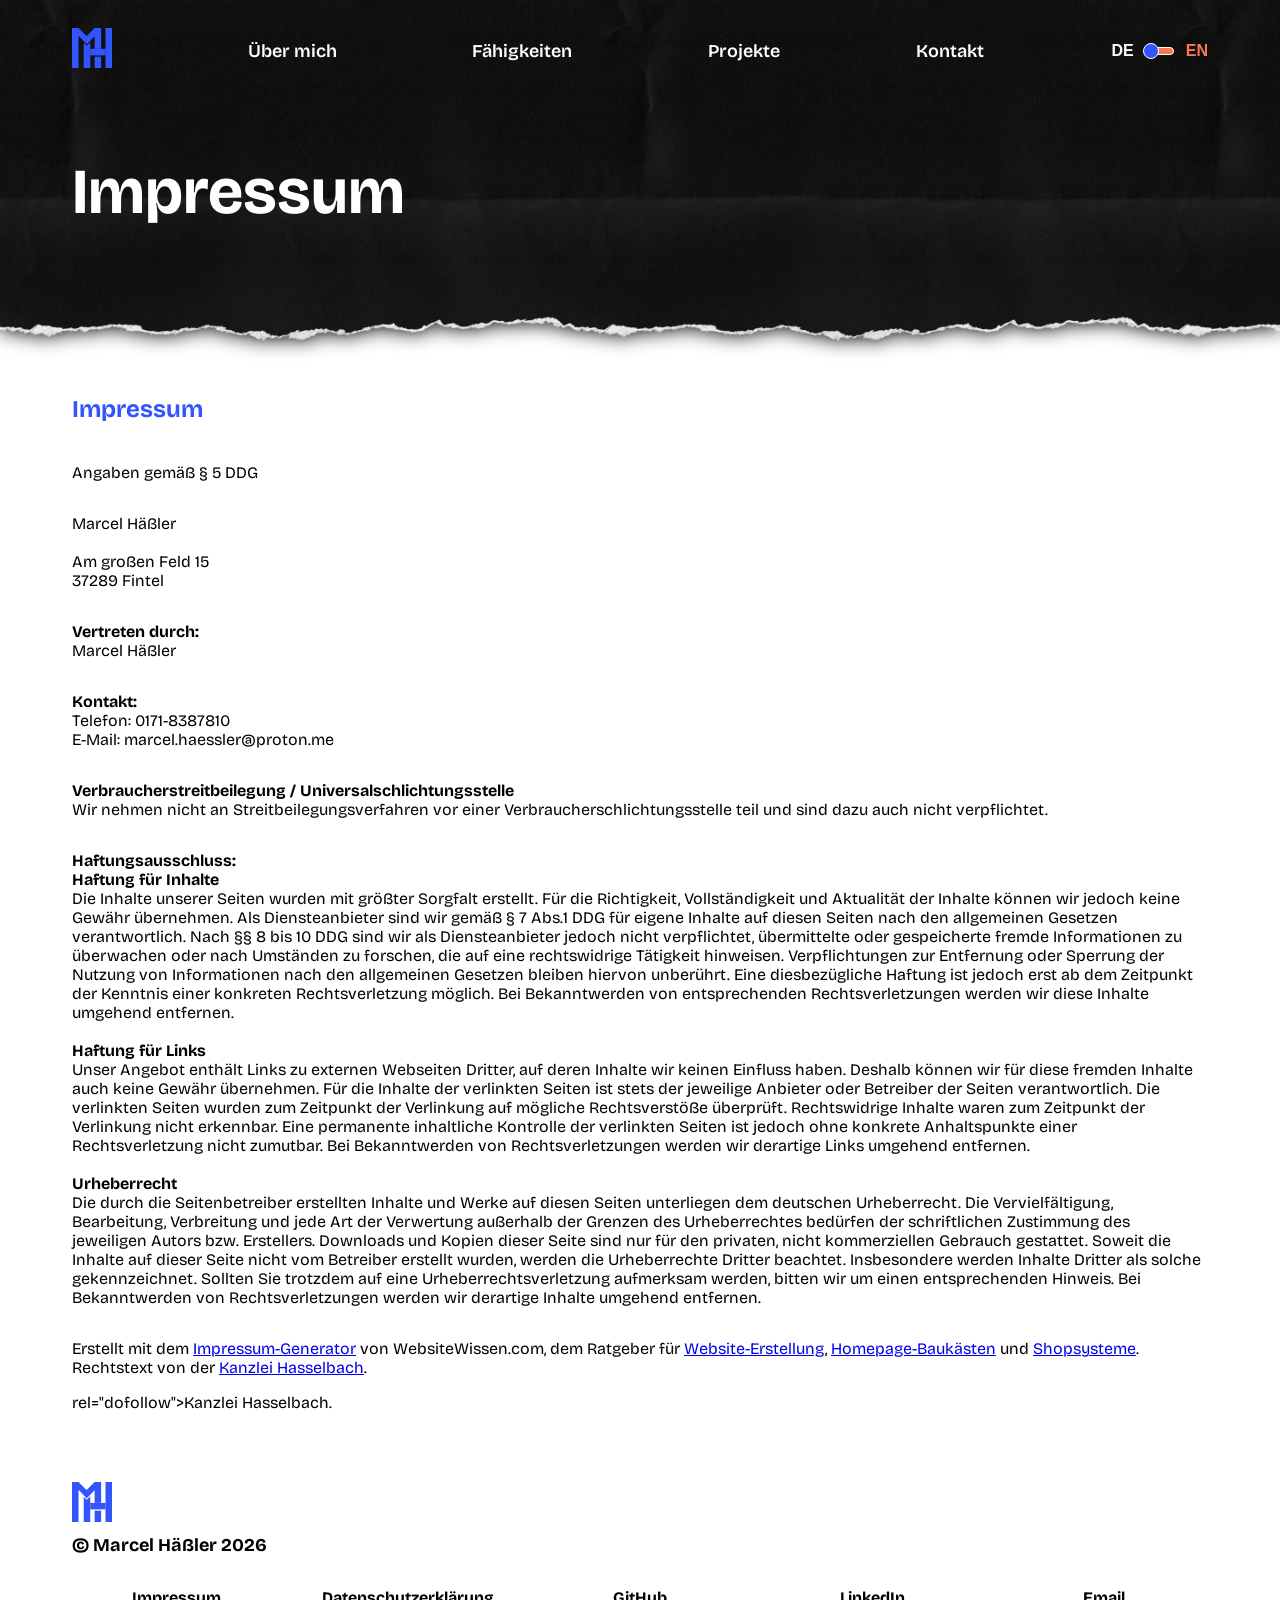
<file: leagalNotice.html>
<!DOCTYPE html>
<html lang="en">

<head>
    <meta charset="UTF-8">
    <meta name="viewport" content="width=device-width, initial-scale=1.0">
    <title>Frontend Developer Portfolio</title>
    <link rel="icon" type="image/x-icon" href="./img/Logo.svg">
    <link rel="stylesheet" href="style.css">
    <link rel="stylesheet" href="style/navbar.css">
    <link rel="stylesheet" href="style/header.css">
    <link rel="stylesheet" href="style/leagalNotice.css">
</head>

<body>
    <section class="wrapper">
        <input type="checkbox" id="burgerToggle" class="burgerToggle" hidden>
        <nav>
            <a href="index.html"><img class="logo" src="./img/Logo.svg" alt="Logo"></a>
            <a href="index.html#about" class="nav-about" data-i18n="nav_about">Über mich</a>
            <a href="index.html#skills" class="nav-skills" data-i18n="nav_skills">Fähigkeiten</a>
            <a href="index.html#projects" class="nav-projects" data-i18n="nav_projects">Projekte</a>
            <a href="index.html#contact" class="nav-contact" data-i18n="nav_contact">Kontakt</a>
            <label class="languageSwitch">
                <input type="checkbox" id="langToggle">

                <span class="langText langEn">DE</span>

                <div class="toggleTrack">
                    <div class="toggleThumb"></div>
                </div>

                <span class="langText langDe">EN</span>
            </label>

            <label for="burgerToggle" class="burgerBtn" aria-label="Menu öffnen">
                <span></span>
                <span></span>
                <span></span>
            </label>
        </nav>
        <div class="mobileMenu">
            <div class="mobileMenuInner">
                <nav class="mobileNav">
                    <a href="index.html#about" class="nav-about" data-i18n="nav_about"
                        onclick="document.getElementById('burgerToggle').checked=false">Über mich</a>
                    <a href="index.html#skills" class="nav-skills" data-i18n="nav_skills"
                        onclick="document.getElementById('burgerToggle').checked=false">Fähigkeiten</a>
                    <a href="index.html#projects" class="nav-projects" data-i18n="nav_projects"
                        onclick="document.getElementById('burgerToggle').checked=false">Projekte</a>
                    <a href="index.html#contact" class="nav-contact" data-i18n="nav_contact"
                        onclick="document.getElementById('burgerToggle').checked=false">Kontakt</a>
                </nav>
                <label class="languageSwitch mobileLanguageSwitch" for="langToggle">
                    <span class="langText langEn">DE</span>
                    <div class="toggleTrack">
                        <div class="toggleThumb mobileToggleThumb"></div>
                    </div>
                    <span class="langText langDe">EN</span>
                </label>
                <div class="mobileSocialLinks">
                    <a href="#"><img src="./img/linkedin.svg" alt="LinkedIn"></a>
                    <a href="#"><img src="./img/github.svg" alt="GitHub"></a>
                    <a href="#"><img src="./img/mail.svg" alt="Mail"></a>
                </div>
            </div>
        </div>

        <header>
            <h1 data-i18n="legal_title">Impressum</h1>
        </header>
    </section>
    <section class="imprint">
        <div class="backarrowContainer">
            <a href="javascript:history.back()" class="backarrow">
                <img src="./img/portfplio/back.png" alt="arrow">
                <span data-i18n="portfolio_back">Zurück</span>
            </a>
        </div>
        <h2 data-i18n="legal_imprint_h2">Impressum</h2>
        <p data-i18n="legal_info_5ddg">Angaben gemäß § 5 DDG</p>
        <p>Marcel Häßler<br>
            <br>
            Am großen Feld 15<br>
            37289 Fintel <br>
        </p>
        <p> <strong data-i18n="legal_represented">Vertreten durch: </strong><br>
            Marcel Häßler<br>
        </p>
        <p><strong data-i18n="legal_contact">Kontakt:</strong> <br>
            <span data-i18n="legal_phone">Telefon:</span> 0171-8387810<br>
            E-Mail: <a>marcel.haessler@proton.me</a></br>
        </p>
        <p><strong data-i18n="legal_dispute_title">Verbraucherstreitbeilegung / Universalschlichtungsstelle</strong>
            <br><span data-i18n="legal_dispute_content">Wir nehmen nicht an Streitbeilegungsverfahren vor einer
                Verbraucherschlichtungsstelle teil und sind dazu
                auch nicht verpflichtet.</span>
        </p>
        <p><strong data-i18n="legal_disclaimer_title">Haftungsausschluss: </strong>
            <br><span data-i18n="legal_disclaimer_content" data-i18n-attr="html"><strong>Haftung für
                    Inhalte</strong><br>
                Die Inhalte unserer Seiten wurden mit größter Sorgfalt erstellt. Für die Richtigkeit, Vollständigkeit
                und
                Aktualität der Inhalte können wir jedoch keine Gewähr übernehmen. Als Diensteanbieter sind wir gemäß § 7
                Abs.1 DDG für eigene Inhalte auf diesen Seiten nach den allgemeinen Gesetzen verantwortlich. Nach §§ 8
                bis
                10 DDG sind wir als Diensteanbieter jedoch nicht verpflichtet, übermittelte oder gespeicherte fremde
                Informationen zu überwachen oder nach Umständen zu forschen, die auf eine rechtswidrige Tätigkeit
                hinweisen.
                Verpflichtungen zur Entfernung oder Sperrung der Nutzung von Informationen nach den allgemeinen Gesetzen
                bleiben hiervon unberührt. Eine diesbezügliche Haftung ist jedoch erst ab dem Zeitpunkt der Kenntnis
                einer
                konkreten Rechtsverletzung möglich. Bei Bekanntwerden von entsprechenden Rechtsverletzungen werden wir
                diese
                Inhalte umgehend entfernen.<br><br><strong>Haftung für Links</strong><br>
                Unser Angebot enthält Links zu externen Webseiten Dritter, auf deren Inhalte wir keinen Einfluss haben.
                Deshalb können wir für diese fremden Inhalte auch keine Gewähr übernehmen. Für die Inhalte der
                verlinkten
                Seiten ist stets der jeweilige Anbieter oder Betreiber der Seiten verantwortlich. Die verlinkten Seiten
                wurden zum Zeitpunkt der Verlinkung auf mögliche Rechtsverstöße überprüft. Rechtswidrige Inhalte waren
                zum
                Zeitpunkt der Verlinkung nicht erkennbar. Eine permanente inhaltliche Kontrolle der verlinkten Seiten
                ist
                jedoch ohne konkrete Anhaltspunkte einer Rechtsverletzung nicht zumutbar. Bei Bekanntwerden von
                Rechtsverletzungen werden wir derartige Links umgehend
                entfernen.<br><br><strong>Urheberrecht</strong><br>
                Die durch die Seitenbetreiber erstellten Inhalte und Werke auf diesen Seiten unterliegen dem deutschen
                Urheberrecht. Die Vervielfältigung, Bearbeitung, Verbreitung und jede Art der Verwertung außerhalb der
                Grenzen des Urheberrechtes bedürfen der schriftlichen Zustimmung des jeweiligen Autors bzw. Erstellers.
                Downloads und Kopien dieser Seite sind nur für den privaten, nicht kommerziellen Gebrauch gestattet.
                Soweit
                die Inhalte auf dieser Seite nicht vom Betreiber erstellt wurden, werden die Urheberrechte Dritter
                beachtet.
                Insbesondere werden Inhalte Dritter als solche gekennzeichnet. Sollten Sie trotzdem auf eine
                Urheberrechtsverletzung aufmerksam werden, bitten wir um einen entsprechenden Hinweis. Bei Bekanntwerden
                von
                Rechtsverletzungen werden wir derartige Inhalte umgehend entfernen.</span>
        </p>
        <p data-i18n="legal_generator" data-i18n-attr="html">Erstellt mit dem <a href="https://impressum-generator.de"
                rel="dofollow">Impressum-Generator</a> von
            WebsiteWissen.com, dem Ratgeber für <a href="https://websitewissen.com/website-erstellen"
                rel="dofollow">Website-Erstellung</a>, <a href="https://websitewissen.com/homepage-baukasten-vergleich"
                rel="dofollow">Homepage-Baukästen</a> und <a href="https://websitewissen.com/shopsysteme-vergleich"
                rel="dofollow">Shopsysteme</a>. Rechtstext von der <a href="https://www.kanzlei-hasselbach.de/"
                rel="dofollow">Kanzlei Hasselbach</a>.
        </p>
        rel="dofollow">Kanzlei Hasselbach</a>.
        </p>
        <br><br>

    </section>
    <footer>
        <div class="footerCopyright">
            <img src="./img/Logo.svg" alt="Logo">
            <span>© Marcel Häßler 2026</span>
        </div>
        <div class="footerLinks">
            <a href="./leagalNotice.html" data-i18n="footer_legal">Impressum</a>
            <a href="./privacyPolicy.html" data-i18n="footer_privacy">Datenschutzerklärung</a>
            <a href="https://github.com/MarcelHaessler" target="_blank">
                <img class="wavingHandFooter" src="./img/github.svg" alt="handshake">
                GitHub</a>
            <a href="https://www.linkedin.com/in/marcel-häßler/" target="_blank">
                <img class="wavingHandFooter" src="./img/linkedin.svg" alt="handshake">
                LinkedIn</a>
            <a href="mailto:kontakt@marcelhaessler.de">
                <img class="wavingHandFooter" src="./img/mail.svg" alt="handshake">
                Email</a>
        </div>
    </footer>
    <script src="js/translations.js"></script>
    <script src="js/i18n.js"></script>
</body>
</file>
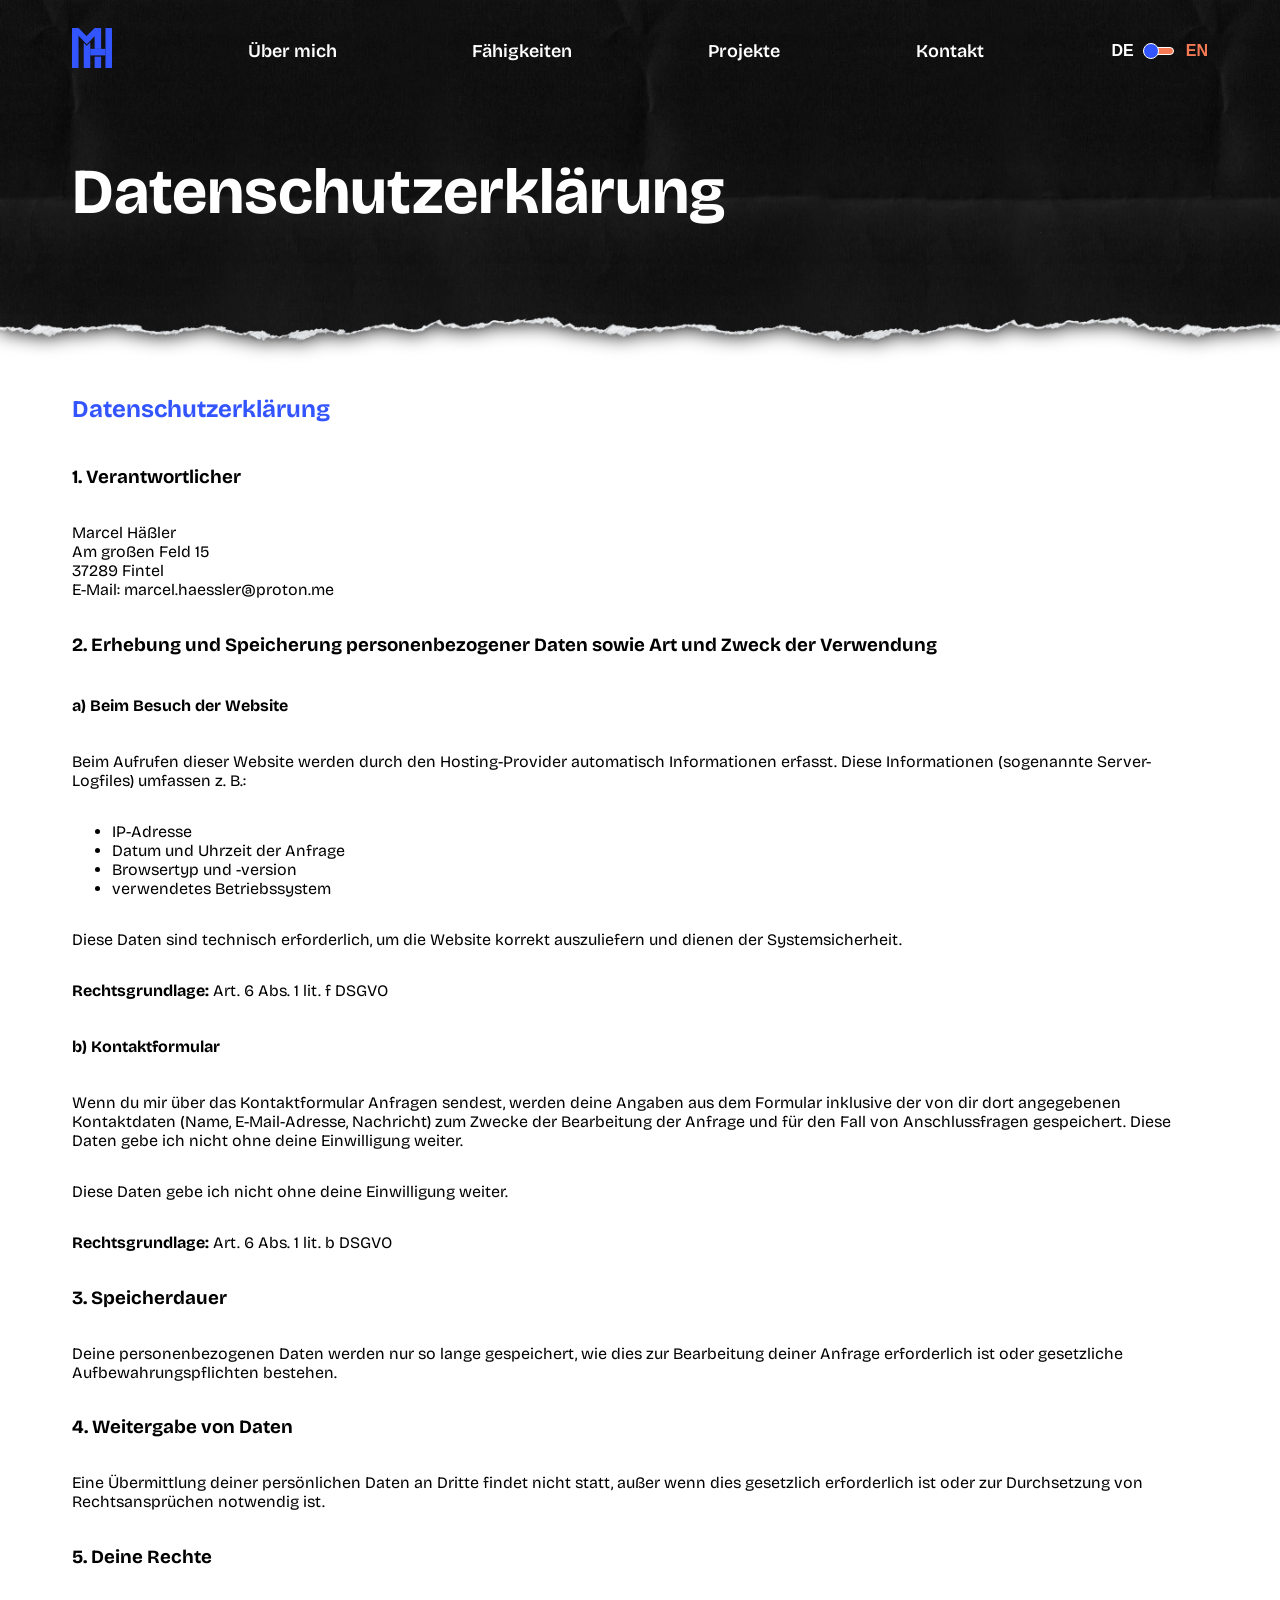
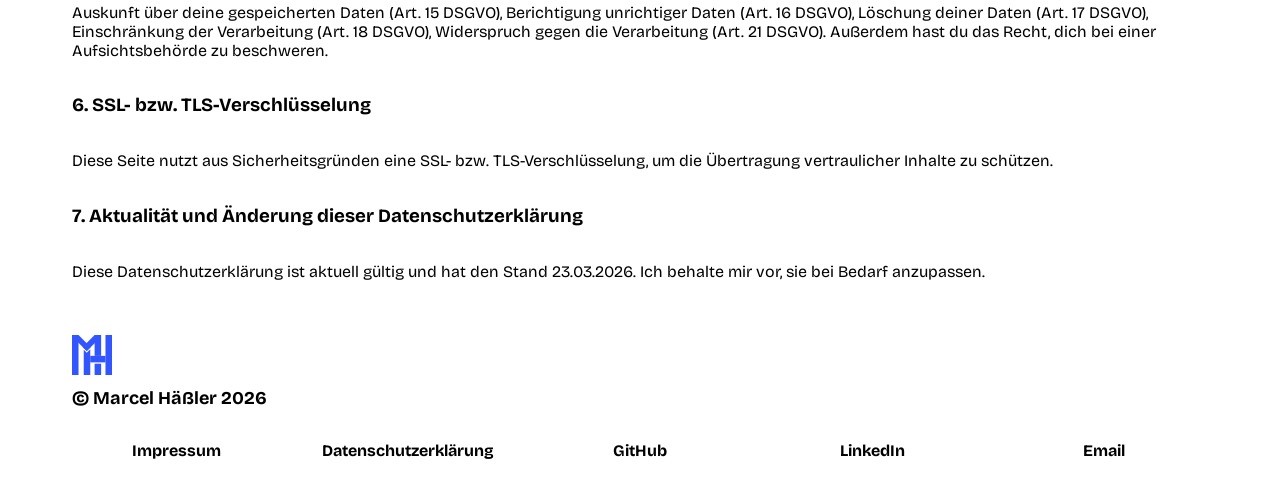
<file: privacyPolicy.html>
<!DOCTYPE html>
<html lang="en">

<head>
    <meta charset="UTF-8">
    <meta name="viewport" content="width=device-width, initial-scale=1.0">
    <title>Frontend Developer Portfolio</title>
    <link rel="icon" type="image/x-icon" href="./img/Logo.svg">
    <link rel="stylesheet" href="style.css">
    <link rel="stylesheet" href="style/navbar.css">
    <link rel="stylesheet" href="style/header.css">
    <link rel="stylesheet" href="style/leagalNotice.css">
</head>

<body>
    <section class="wrapper">
        <input type="checkbox" id="burgerToggle" class="burgerToggle" hidden>
        <nav>
            <a href="/"><img class="logo" src="./img/Logo.svg" alt="Logo"></a>
            <a href="/#about" class="nav-about" data-i18n="nav_about">Über mich</a>
            <a href="/#skills" class="nav-skills" data-i18n="nav_skills">Fähigkeiten</a>
            <a href="/#projects" class="nav-projects" data-i18n="nav_projects">Projekte</a>
            <a href="/#contact" class="nav-contact" data-i18n="nav_contact">Kontakt</a>
            <label class="languageSwitch">
                <input type="checkbox" id="langToggle">

                <span class="langText langEn">DE</span>

                <div class="toggleTrack">
                    <div class="toggleThumb"></div>
                </div>

                <span class="langText langDe">EN</span>
            </label>

            <label for="burgerToggle" class="burgerBtn" aria-label="Menu öffnen">
                <span></span>
                <span></span>
                <span></span>
            </label>
        </nav>
        <div class="mobileMenu">
            <div class="mobileMenuInner">
                <nav class="mobileNav">
                    <a href="/#about" class="nav-about" data-i18n="nav_about"
                        onclick="document.getElementById('burgerToggle').checked=false">Über mich</a>
                    <a href="/#skills" class="nav-skills" data-i18n="nav_skills"
                        onclick="document.getElementById('burgerToggle').checked=false">Fähigkeiten</a>
                    <a href="/#projects" class="nav-projects" data-i18n="nav_projects"
                        onclick="document.getElementById('burgerToggle').checked=false">Projekte</a>
                    <a href="/#contact" class="nav-contact" data-i18n="nav_contact"
                        onclick="document.getElementById('burgerToggle').checked=false">Kontakt</a>
                </nav>
                <label class="languageSwitch mobileLanguageSwitch" for="langToggle">
                    <span class="langText langEn">DE</span>
                    <div class="toggleTrack">
                        <div class="toggleThumb mobileToggleThumb"></div>
                    </div>
                    <span class="langText langDe">EN</span>
                </label>
                <div class="mobileSocialLinks">
                    <a href="#"><img src="./img/linkedin.svg" alt="LinkedIn"></a>
                    <a href="#"><img src="./img/github.svg" alt="GitHub"></a>
                    <a href="#"><img src="./img/mail.svg" alt="Mail"></a>
                </div>
            </div>
        </div>

        <header>
            <h1 data-i18n="footer_privacy">Datenschutzerklärung</h1>
        </header>
    </section>
    <section class="imprint">
        <div class="backarrowContainer">
            <a href="javascript:history.back()" class="backarrow">
                <img src="./img/portfplio/back.png" alt="arrow">
                <span data-i18n="portfolio_back">Zurück</span>
            </a>
        </div>
        <h2 data-i18n="privacy_title">Datenschutzerklärung</h2>

        <h3 data-i18n="privacy_responsible_title">1. Verantwortlicher</h3>
        <p>
            Marcel Häßler<br>
            Am großen Feld 15<br>
            37289 Fintel <br>
            E-Mail: marcel.haessler@proton.me
        </p>

        <h3 data-i18n="privacy_collection_title">2. Erhebung und Speicherung personenbezogener Daten sowie Art und Zweck
            der Verwendung</h3>

        <h4 data-i18n="privacy_collection_visit_title">a) Beim Besuch der Website</h4>
        <p>
            Beim Aufrufen dieser Website werden durch den Hosting-Provider automatisch Informationen erfasst.
            Diese Informationen (sogenannte Server-Logfiles) umfassen z. B.:
        </p>
        <ul>
            <li>IP-Adresse</li>
            <li>Datum und Uhrzeit der Anfrage</li>
            <li>Browsertyp und -version</li>
            <li>verwendetes Betriebssystem</li>
        </ul>
        <p>
            Diese Daten sind technisch erforderlich, um die Website korrekt auszuliefern und dienen der
            Systemsicherheit.
        </p>
        <p data-i18n="privacy_collection_legal" data-i18n-attr="html"><strong>Rechtsgrundlage:</strong> Art. 6 Abs. 1
            lit. f DSGVO</p>

        <h4 data-i18n="privacy_collection_form_title">b) Kontaktformular</h4>
        <p data-i18n="privacy_collection_form_content">
            Wenn du mir über das Kontaktformular Anfragen sendest, werden deine Angaben aus dem Formular
            inklusive der von dir dort angegebenen Kontaktdaten (Name, E-Mail-Adresse, Nachricht)
            zum Zwecke der Bearbeitung der Anfrage und für den Fall von Anschlussfragen gespeichert.
        </p>
        <p>
            Diese Daten gebe ich nicht ohne deine Einwilligung weiter.
        </p>
        <p data-i18n="privacy_collection_form_legal" data-i18n-attr="html"><strong>Rechtsgrundlage:</strong> Art. 6 Abs.
            1 lit. b DSGVO</p>

        <h3 data-i18n="privacy_duration_title">3. Speicherdauer</h3>
        <p data-i18n="privacy_duration_content">
            Deine personenbezogenen Daten werden nur so lange gespeichert, wie dies zur Bearbeitung deiner Anfrage
            erforderlich ist oder gesetzliche Aufbewahrungspflichten bestehen.
        </p>

        <h3 data-i18n="privacy_disclosure_title">4. Weitergabe von Daten</h3>
        <p data-i18n="privacy_disclosure_content">
            Eine Übermittlung deiner persönlichen Daten an Dritte findet nicht statt, außer if dies gesetzlich
            erforderlich ist oder zur Durchsetzung von Rechtsansprüchen notwendig ist.
        </p>

        <h3 data-i18n="privacy_rights_title">5. Deine Rechte</h3>
        <p data-i18n="privacy_rights_content">
            Auskunft über deine gespeicherten Daten (Art. 15 DSGVO), Berichtigung unrichtiger Daten (Art. 16 DSGVO),
            Löschung deiner Daten (Art. 17 DSGVO), Einschränkung der Verarbeitung (Art. 18 DSGVO), Widerspruch gegen die
            Verarbeitung (Art. 21 DSGVO). Außerdem hast du das Recht, dich bei einer Aufsichtsbehörde zu beschweren.
        </p>

        <h3 data-i18n="privacy_encryption_title">6. SSL- bzw. TLS-Verschlüsselung</h3>
        <p data-i18n="privacy_encryption_content">
            Diese Seite nutzt aus Sicherheitsgründen eine SSL- bzw. TLS-Verschlüsselung, um die Übertragung
            vertraulicher Inhalte zu schützen.
        </p>

        <h3 data-i18n="privacy_update_title">7. Aktualität und Änderung dieser Datenschutzerklärung</h3>
        <p data-i18n="privacy_update_content">
            Diese Datenschutzerklärung ist aktuell gültig und hat den Stand 23.03.2026.
            Ich behalte mir vor, sie bei Bedarf anzupassen.
        </p>
        <br><br>
    </section>
    <footer>
        <div class="footerCopyright">
            <img src="./img/Logo.svg" alt="Logo">
            <span>© Marcel Häßler 2026</span>
        </div>
        <div class="footerLinks">
            <a href="./leagalNotice.html" data-i18n="footer_legal">Impressum</a>
            <a href="./privacyPolicy.html" data-i18n="footer_privacy">Datenschutzerklärung</a>
            <a href="https://github.com/MarcelHaessler" target="_blank">
                <img class="wavingHandFooter" src="./img/github.svg" alt="handshake">
                GitHub</a>
            <a href="https://www.linkedin.com/in/marcel-häßler/" target="_blank">
                <img class="wavingHandFooter" src="./img/linkedin.svg" alt="handshake">
                LinkedIn</a>
            <a href="mailto:kontakt@marcelhaessler.de">
                <img class="wavingHandFooter" src="./img/mail.svg" alt="handshake">
                Email</a>
        </div>
    </footer>
    <script src="js/translations.js"></script>
    <script src="js/i18n.js"></script>
</body>
</file>
<file: style.css>
@font-face {
    font-family: 'Bricolage Grotesque';
    src: url('font/BricolageGrotesque-VariableFont_opsz,wdth,wght.ttf') format('truetype');
    font-weight: 100 900;
    font-style: normal;
}

@font-face {
    font-family: 'Caveat';
    src: url('font/Caveat-VariableFont_wght.ttf') format('truetype');
    font-weight: 400 700;
    font-style: normal;
}

* {
    box-sizing: border-box;
}

html {
    scroll-behavior: smooth;
}

body {
    margin: 0;
    padding: 0;
    font-family: 'Bricolage Grotesque', sans-serif;
    background-color: var(--secondary-color);
    overflow-x: unset;
    width: 100%;
}

:root {
    --primary-color: #000000;
    --secondary-color: #ffffff;
    --yellow-color: #F7C518;
    --blue-color: #3355FF;
    --orange-color: #F87A55;
}

footer {
    display: flex;
    flex-direction: column;
    justify-content: space-between;
    align-items: center;
    flex-wrap: wrap;
    width: 100%;
    max-width: 1440px;
    margin: 0 auto;
    padding: 0 72px;
    gap: 24px;
    z-index: 1;
}

.footerCopyright {
    display: flex;
    flex-direction: column;
    align-self: flex-start;
    gap: 12px;

    img {
        width: 40px;
    }
}

.footerCopyright span {
    font-size: 18px;
    font-weight: 700;
}

.wavingHandFooter {
    position: absolute;
    bottom: calc(100%);
    right: 0;
    width: 24px;
    height: auto;
    margin-bottom: 8px;
    opacity: 0;
    visibility: hidden;
    transform: translateX(-40px) rotate(-180deg);
    transform-origin: center center;
    transition: all 0.6s cubic-bezier(0.34, 1.56, 0.64, 1);
    pointer-events: none;
}

.footerLinks {
    display: grid;
    grid-template-columns: repeat(5, 1fr);
    width: 100%;
    gap: 24px;
    margin-bottom: 12px;
    align-items: center;
}

.footerLinks a {
    color: var(--secondary-color);
    text-decoration: none;
    font-size: 16px;
    font-weight: 700;
    padding: 8px;
    border-radius: 50px;
    display: inline-flex;
    align-items: center;
    justify-content: center;
    position: relative;
    width: 100%;
    transition: color 0.3s ease;

    &::after {
        content: "";
        position: absolute;
        left: 50%;
        top: 50%;
        transform: translate(-50%, -50%);
        width: 80px;

        height: 140%;
        background-repeat: no-repeat;
        background-position: center;
        background-size: contain;
        opacity: 0;

        clip-path: inset(0 100% 0 0);
        transition: opacity 0.3s ease, clip-path 0.5s cubic-bezier(0.4, 0, 0.2, 1);
        pointer-events: none;
    }

    &:hover::after {
        opacity: 0;
    }

    &:nth-child(-n+2):hover::after {
        background-image: url('../img/unterlineJagged.svg');
        background-size: 100px;
        background-position: center;
        width: 100%;
        left: 0;
        transform: translateY(-50%);
        opacity: 1;
        clip-path: inset(0 0 0 0);
    }

    &:nth-child(n+3):hover {
        background-color: var(--blue-color);
        color: var(--secondary-color);
    }

    &:nth-child(n+3):hover .wavingHandFooter {
        opacity: 1;
        visibility: visible;
        transform: translateX(0) rotate(0deg);
    }

}



@media (max-width: 840px) {

    html,
    body {
        -ms-overflow-style: none;
        scrollbar-width: none;
    }

    html::-webkit-scrollbar,
    body::-webkit-scrollbar {
        display: none;
    }

    footer {
        padding: 12px;
    }

    .footerCopyright {
        flex-direction: row;
        width: 100%;
        align-items: center;
        justify-content: space-between;
    }

    .footerLinks {
        grid-template-columns: repeat(6, 1fr);

        gap: 8px;
    }

    .footerLinks a:nth-child(1),
    .footerLinks a:nth-child(2) {
        grid-column: span 3;
        padding: 32px 0;
        margin-bottom: 0px;
    }

    .footerLinks a:nth-child(1) {
        justify-content: flex-start;

        &:hover::after {
            background-position: left;
        }
    }

    .footerLinks a:nth-child(2) {
        justify-content: flex-end;

        &:hover::after {
            background-position: right;
            transform: translateX(-40px) translateY(-50%);
        }
    }

    .footerLinks a:nth-child(n+3) {
        grid-column: span 2;
        padding: 10px 8px;
        font-size: 15px;
        gap: 6px;
    }

}
</file>
<file: style/navbar.css>
@property --reveal {
    syntax: '<angle>';
    inherits: false;
    initial-value: 0deg;
}

nav {
    display: flex;
    width: 100%;
    max-width: 1440px;
    align-self: center;
    justify-content: space-between;
    padding: 24px 72px;
    align-items: center;
    gap: 12px;
    z-index: 1000;
    position: relative;

    a {
        color: var(--secondary-color);
        text-decoration: none;
        font-size: 18px;
        font-weight: 600;
        transition: color 0.3s ease;
        position: relative;
        padding: 4px 8px;

        &:first-child {
            padding-left: 0;
        }

        &::after {
            content: "";
            position: absolute;
            left: 50%;
            top: 50%;
            transform: translate(-50%, -50%);
            width: 120%;
            height: 140%;
            background-repeat: no-repeat;
            background-position: center;
            background-size: contain;
            opacity: 0;
            transition: opacity 0.3s ease, --reveal 0.6s ease, clip-path 0.4s ease;
            pointer-events: none;
            z-index: -1;
        }

        &.nav-about:hover::after {
            background-image: url('../img/circle.svg');
            z-index: 1;
            opacity: 1;
            mask-image: conic-gradient(black 0deg, black var(--reveal), transparent var(--reveal), transparent 360deg);
            --reveal: 360deg;
        }

        &.nav-skills:hover::after,
        &.nav-projects:hover::after,
        &.nav-contact:hover::after {
            opacity: 1;
            clip-path: inset(0 0 0 0);
        }

        &.nav-about::after {
            --reveal: 0deg;
        }

        &.nav-skills::after,
        &.nav-projects::after,
        &.nav-contact::after {
            clip-path: inset(0 100% 0 0);
        }

        &.nav-skills:hover::after {
            background-image: url('../img/underline.svg');
            z-index: 1;
        }

        &.nav-projects:hover::after {
            background-image: url('../img/unterlineJagged.svg');
            z-index: 1;
        }

        &.nav-contact:hover::after {
            background-image: url('../img/curledUnderline.svg');
            z-index: 1;
            top: 100%;
        }
    }

    img {
        width: 40px;

        &:hover {
            filter: invert(92%) sepia(18%) saturate(5632%) hue-rotate(347deg) brightness(101%) contrast(94%);
        }
    }
}

.languageSwitch {
    display: inline-flex;
    align-items: center;
    gap: 12px;
    cursor: pointer;
    font-family: 'Inter', sans-serif;
    font-size: 16px;
    font-weight: 700;
    color: var(--orange-color);
    user-select: none;

    input {
        display: none;
    }
}

html[lang="en"] .toggleTrack .toggleThumb {
    transform: translateX(20px);
}

html[lang="en"] .langEn {
    color: var(--orange-color);
}

html[lang="en"] .langDe {
    color: var(--secondary-color);
}

html[lang="de"] .langEn {
    color: var(--secondary-color);
}

html[lang="de"] .langDe {
    color: var(--orange-color);
}

.toggleTrack {
    position: relative;
    width: 28px;
    height: 8px;
    background-color: var(--orange-color);
    border-radius: 4px;
    border: 1px solid var(--secondary-color);
    display: flex;
    align-items: center;
}

.toggleThumb {
    position: absolute;
    width: 16px;
    height: 16px;
    background-color: var(--blue-color);
    border-radius: 50%;
    border: 1px solid var(--secondary-color);
    left: -4px;
    transition: transform 0.3s cubic-bezier(0.4, 0, 0.2, 1);
}

.langEn {
    color: var(--secondary-color);
    transition: color 0.3s ease;
}

.langDe {
    color: var(--orange-color);
    transition: color 0.3s ease;
}

@media (max-width: 840px) {

    body:has(#burgerToggle:checked) {
        overflow: hidden;
    }

    nav {
        padding-left: 12px;
        padding-right: 12px;
        padding-top: 16px;

        img {
            width: 32px;
            height: 32px;
        }
    }

    .wrapper>nav>a:not(:first-child),
    .wrapper>nav>.languageSwitch {
        display: none;
    }



    .burgerBtn {
        display: flex;
        flex-direction: column;
        gap: 5px;
        cursor: pointer;
        z-index: 1001;
        padding: 0;
    }

    .burgerBtn span {
        display: block;
        width: 24px;
        height: 2px;
        background-color: var(--secondary-color);
        border-radius: 2px;
        transition: transform 0.3s ease, opacity 0.3s ease;
        transform-origin: center;
    }

    .burgerToggle:checked~nav .burgerBtn span:nth-child(1) {
        transform: translateY(7px) rotate(45deg);
    }

    .burgerToggle:checked~nav .burgerBtn span:nth-child(2) {
        opacity: 0;
        transform: scaleX(0);
    }

    .burgerToggle:checked~nav .burgerBtn span:nth-child(3) {
        transform: translateY(-7px) rotate(-45deg);
    }

    .mobileMenu {
        position: fixed;
        top: 0;
        left: 0;
        width: 100%;
        height: 100vh;
        background-color: transparent;

        background-image: url('../img/BG.png');
        background-size: cover;
        background-position: center;
        background-repeat: no-repeat;
        z-index: 999;
        display: flex;
        flex-direction: column;
        padding-top: 80px;

        box-sizing: border-box;

        opacity: 0;
        pointer-events: none;
        transform: translateY(-12px);
        transition: opacity 0.3s ease, transform 0.3s ease;
    }

    .burgerToggle:checked~.mobileMenu {
        opacity: 1;
        pointer-events: all;
        transform: translateY(0);
    }

    .mobileMenuInner {
        display: flex;
        flex-direction: column;
        align-items: center;
        justify-content: center;
        flex: 1;
        gap: 48px;
        padding-bottom: 80px;
    }

    .mobileNav {
        display: flex;
        flex-direction: column;
        align-items: flex-start;
        width: 100%;
    }

    .mobileNav a {
        color: var(--secondary-color);
        text-decoration: none;
        font-size: 16px;
        font-weight: 700;
        width: 100%;
        text-align: center;
        padding: 20px 0;
        transition: color 0.2s ease;
    }

    .mobileNav a:hover {
        color: var(--orange-color);
    }

    .mobileLanguageSwitch {
        display: inline-flex;
        gap: 12px;
        align-items: center;
    }

    .mobileSocialLinks {
        display: flex;
        gap: 24px;
        align-items: center;

        a {
            display: flex;
            align-items: center;
            justify-content: center;
            border-radius: 50%;
            width: 40px;
            height: 40px;
            border: 1px solid var(--secondary-color);
        }
    }

    .mobileSocialLinks a img {
        width: 24px;
        height: 24px;

        transition: filter 0.2s ease;
    }

    .mobileSocialLinks a:hover img {
        filter: invert(92%) sepia(18%) saturate(5632%) hue-rotate(347deg) brightness(101%) contrast(94%);
    }
}

@media (min-width: 841px) {

    .burgerBtn,
    .mobileMenu {
        display: none;
    }
}
</file>
<file: style/header.css>
.wrapper {
    background-image: url('../img/BG.png');
    background-size: auto 100%;
    background-position: center;
    background-repeat: repeat-x;
    display: flex;
    flex-direction: column;
    width: 100%;
    filter: drop-shadow(0 0 10px var(--primary-color));
}

.indexPage {
    height: clamp(740px, 100vh, 1200px);
}

.headerWrapper {
    display: flex;
    width: 100%;
    max-width: 900px;
    flex-direction: column;
    align-items: flex-start;
    justify-content: center;
    margin: 24px auto;
    padding: 0 48px;
    position: relative;
    box-sizing: border-box;
}

.top-content {
    display: flex;
    width: 100%;
    justify-content: space-between;
    align-items: flex-end;
    margin-bottom: -20px;
    z-index: 5;
}

.headerPolaroid {
    display: flex;
    align-items: flex-end;
    justify-content: space-between;
    max-width: 800px;
}

.polaroid {

    transform: rotate(5deg);
    position: relative;
    width: 200px;
}

.polaroidImg {
    width: 100%;
    height: auto;
    display: block;
    position: relative;
    z-index: 2;

}

.profilepic {
    position: absolute;
    top: 13px;
    left: 13px;
    width: 174px;
    height: 174px;
    object-fit: cover;
    z-index: 1;
    filter: grayscale(100%);
    transition: filter 0.3s ease;
}

.polaroid:hover .profilepic {
    filter: grayscale(0%);
}



.polaroidText {
    font-family: 'Caveat', cursive;
    font-size: 24px;
    color: #333;
    margin: 0;
    text-align: center;
    position: absolute;
    bottom: 28px;
    width: 100%;
    left: 0;
    z-index: 3;
    display: flex;
    justify-content: center;
    align-items: center;

    .textDefault,
    .textHover {
        transition: opacity 0.3s ease;
        position: absolute;
    }

    .textHover {
        opacity: 0;
    }
}

.polaroid:hover .polaroidText {
    .textDefault {
        opacity: 0;
    }

    .textHover {
        opacity: 1;
    }
}

.jobtitle {
    position: relative;
    width: 100%;
    justify-content: space-between;
}

.helloWrapper {
    position: relative;
    display: inline-flex;
    flex-direction: column;
    align-items: flex-start;
    margin-bottom: 40px;
}

.wavingHand {
    position: absolute;
    bottom: calc(100%);
    right: 0;
    width: 40px;
    height: auto;
    opacity: 0;
    visibility: hidden;
    transform: translateX(-40px) rotate(-180deg);
    transform-origin: center center;
    transition: all 0.6s;
    pointer-events: none;
}

.helloWrapper:hover .wavingHand {
    opacity: 1;
    visibility: visible;
    transform: translateX(0) rotate(0deg);
}

.helloBtn {
    position: relative;
    display: inline-flex;
    align-items: center;
    justify-content: center;
    background-color: transparent;
    color: var(--secondary-color);
    border: 1px solid var(--secondary-color);
    padding: 8px 18px;

    border-radius: 50px;
    font-size: 16px;
    font-weight: 700;
    cursor: default;
    transition: background-color 0.3s ease, color 0.3s ease, border-color 0.3s ease;
    overflow: hidden;

    &::before {
        content: "";
        position: absolute;
        top: 0;
        left: 0;
        width: 100%;
        height: 100%;
        background-color: var(--blue-color);
        clip-path: circle(0% at 50% 50%);
        transition: clip-path 0.5s cubic-bezier(0.4, 0, 0.2, 1);
        z-index: 0;
    }

    .textDefault,
    .textHover {
        position: relative;
        z-index: 1;
        display: inline-block;
        white-space: nowrap;
    }

    .textDefault {
        max-width: 12ch;
        opacity: 1;
        transition: max-width 0.3s ease-in, opacity 0.2s ease;
    }

    .textHover {
        max-width: 0;
        opacity: 0;
        overflow: hidden;
        clip-path: circle(0% at 50% 50%);
        transition: max-width 0.5s cubic-bezier(0.4, 0, 0.2, 1), opacity 0.3s ease, clip-path 0.5s cubic-bezier(0.4, 0, 0.2, 1);
    }

    &:hover {
        color: var(--secondary-color);

        &::before {
            clip-path: circle(150% at 50% 50%);
        }

        .textDefault {
            max-width: 0;
            opacity: 0;
        }

        .textHover {
            max-width: 18ch;
            opacity: 1;
            clip-path: circle(150% at 50% 50%);
        }
    }
}

h1 {
    font-size: 128px;

    font-weight: 700;
    color: var(--secondary-color);
    margin: 0;
    line-height: 0.85;
    text-transform: none;

    span {
        display: inline-block;
        transition: color 0.1s ease, text-transform 0.1s ease;
        cursor: default;

        &:hover {
            color: var(--yellow-color);
        }

        &[data-case="upper"]:hover {
            text-transform: lowercase;
        }

        &[data-case="lower"]:hover {
            text-transform: uppercase;
        }
    }
}

.developer {
    display: flex;
    justify-content: flex-end;
    margin-top: 32px;
}

.bottomAction {
    display: flex;
    justify-content: flex-end;
    width: 100%;
    margin-top: 32px;
    padding-right: 10%;
}

.actionBtn {
    position: relative;
    z-index: 10;
    background: transparent;
    text-decoration: none;
    color: var(--secondary-color);
    border: 1px solid var(--secondary-color);
    box-shadow: 4px 4px 0 var(--secondary-color);
    padding: 10px 25px;
    border-radius: 50px;
    font-size: 16px;
    font-weight: 700;
    cursor: pointer;
    transition: all 0.2s cubic-bezier(0.4, 0, 0.2, 1);

    &:hover {
        background-color: var(--orange-color);
        transform: translate(4px, 4px);
        box-shadow: none;
    }
}

.socialLinksBottom {
    display: flex;
    transform: translateY(-50%);
    align-items: flex-start;
    width: 100%;
    max-width: 1440px;
    padding: 0 72px;
    margin: 0 auto;
    flex-direction: column;
    gap: 8px;

    a {
        width: 40px;
        height: 40px;
        border: 1px solid var(--secondary-color);
        border-radius: 50%;
        display: flex;
        align-items: center;
        justify-content: center;
    }

    a:hover {
        background-color: var(--blue-color);
    }

    img {
        width: 24px;
    }
}

@media (max-width: 900px) {
    h1 {
        font-size: 84px;
    }

    .polaroid {
        width: 150px;
    }

    .profilepic {
        top: 14px;
        left: 14px;
        width: 124px;
        height: 124px;
    }
}

@media (max-width: 600px) {
    .headerWrapper {
        display: flex;
        flex-direction: column;
        padding: 0 12px;
        margin: 32px auto;
        width: 100%;
    }

    .jobtitle,
    .headerPolaroid,
    .firstHeader,
    .bottomAction {
        display: contents;
    }

    .helloWrapper {
        order: 1;
        margin-bottom: 24px;
        align-self: flex-start;
    }

    h1 {
        order: 2;
        font-size: 48px;
        line-height: 0.95;
        align-self: flex-start;
        margin: 0;
    }

    .developer {
        order: 3;
        align-self: flex-start;
        margin-top: 0;
        width: auto;
    }

    .actionBtn {
        order: 4;
        align-self: flex-end;
        margin-top: 24px;
        margin-bottom: 48px;

        position: relative;
        z-index: 10;
    }

    .polaroid {
        order: 5;
        align-self: center;
        width: 200px;
        margin-right: 0;

        transform: rotate(8deg);
        margin-bottom: 64px;
    }

    .profilepic {
        top: 14px;
        left: 14px;
        width: 174px;
        height: 174px;
    }

    .socialLinksBottom {
        display: none;
    }
}
</file>
<file: style/leagalNotice.css>
header {
    display: flex;
    justify-content: flex-start;
    align-items: center;
    width: 100%;
    max-width: 1344px;
    padding: 0 72px;
    margin: 0 auto;

    h1 {
        font-size: 64px;

        font-weight: 700;
        color: var(--secondary-color);
        margin: 64px 0 128px 0;
        padding: 0;
    }
}

.backarrowContainer {
    display: none;
    padding-top: 48px;
    max-width: 1440px;
    margin: 0 auto;
    width: 100%;
    box-sizing: border-box;
}

.backarrow {
    display: inline-flex;
    align-items: center;
    gap: 12px;
    cursor: pointer;
    transition: opacity 0.3s ease;
    text-decoration: none;
}

.backarrow img {
    width: 24px;
    height: auto;
}

.backarrow span {
    color: var(--primary-color);
    font-size: 16px;
    font-weight: 700;

    &:hover {
        color: var(--orange-color);
    }
}

.imprint {
    display: flex;
    justify-content: flex-start;
    flex-direction: column;
    width: 100%;
    max-width: 1344px;
    margin: 0 auto;
    padding: 0 72px;

    h2 {
        font-size: 24px;
        font-weight: 700;
        color: var(--blue-color);
        margin: 48px 0 24px 0;
    }
}

.imprintContent {
    h3 {
        font-size: 19px;
        font-weight: 700;
        color: var(--blue-color);
        margin: 24px 0 0 0;
    }

    p {
        font-size: 16px;
        font-weight: 400;
        color: var(--primary-color);
        margin: 0;
    }
}

.wavingHandFooter {
    position: absolute;
    bottom: calc(100%);
    right: 0;
    width: 24px;
    height: auto;
    margin-bottom: 8px;
    opacity: 0;
    visibility: hidden;
    transform: translateX(-40px) rotate(-180deg);
    transform-origin: center center;
    transition: all 0.6s cubic-bezier(0.34, 1.56, 0.64, 1);
    pointer-events: none;
    filter: invert(1);
}


.contactmeBottom {
    display: flex;
    flex-direction: column;
    justify-content: space-between;
    align-items: center;
    flex-wrap: wrap;
    width: 100%;
    max-width: 1440px;
    padding: 0 48px;
    margin: 0 auto;

    gap: 24px;
}

.contactmeCopyright {
    display: flex;
    flex-direction: column;
    align-self: flex-start;
    gap: 12px;
}

.contactmeLogo {
    width: 40px;
}

.contactmeCopyright span {
    font-size: 18px;
    font-weight: 700;
}

.contactmeLinks {
    display: flex;
    width: 100%;
    gap: 48px;
    justify-content: space-between;

}

.contactmeLinks a {
    color: var(--secondary-color);
    text-decoration: none;
    font-size: 18px;
    font-weight: 700;
    padding: 12px 24px;
    border-radius: 50px;
    display: inline-flex;
    align-items: center;
    justify-content: center;
    position: relative;
    color: var(--primary-color);

    &::after {
        content: "";
        position: absolute;
        left: 50%;
        top: 50%;
        transform: translate(-50%, -50%);
        width: 80px;

        height: 140%;
        background-repeat: no-repeat;
        background-position: center;
        background-size: contain;
        opacity: 0;

        clip-path: inset(0 100% 0 0);
        transition: opacity 0.3s ease, clip-path 0.5s cubic-bezier(0.4, 0, 0.2, 1);
        pointer-events: none;
        z-index: -1;
    }

    &:first-child:hover::after {
        background-image: url('../img/unterlineJagged.svg');
        opacity: 1;

        clip-path: inset(0 0 0 0);
    }

    &:nth-child(n+2):hover {
        background-color: var(--blue-color);
        color: var(--secondary-color);
    }

    &:nth-child(n+2):hover .wavingHandFooter {
        opacity: 1;
        visibility: visible;
        transform: translateX(0) rotate(0deg);
    }
}

.footerLinks a {
    color: var(--primary-color);
}

@media (max-width: 840px) {
    header {
        padding: 0 12px;

        h1 {
            font-size: 40px;
        }
    }

    .backarrowContainer {
        display: flex;
    }

    .imprint {
        padding: 0 12px;
    }
}
</file>
